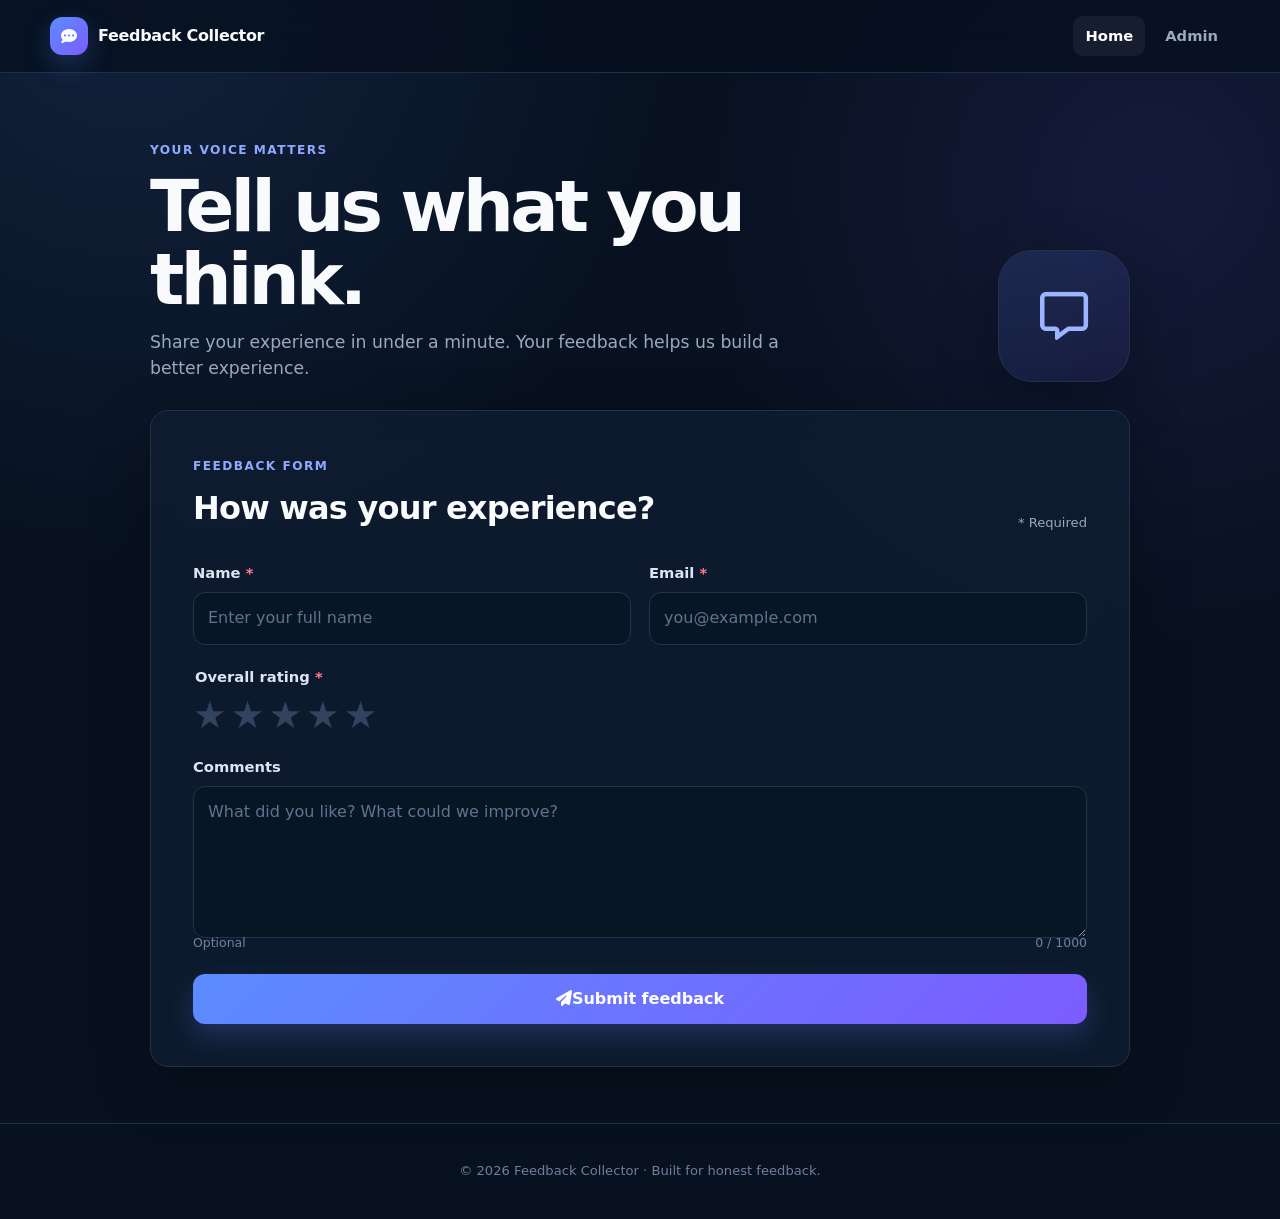
<file: frontend/index.html>
<!DOCTYPE html>
<html lang="en">
<head>
<meta charset="UTF-8"><meta name="viewport" content="width=device-width, initial-scale=1.0">
<meta name="description" content="Share your experience with our simple online feedback form.">
<title>Feedback Collector — Share Your Feedback</title>
<link rel="stylesheet" href="static/css/style.css">
<link rel="stylesheet" href="https://cdnjs.cloudflare.com/ajax/libs/font-awesome/6.5.0/css/all.min.css">
</head>
<body>
<header><div class="nav-shell"><a class="brand" href="index.html"><span class="brand-mark"><i class="fa-solid fa-comment-dots"></i></span>Feedback Collector</a><nav aria-label="Main navigation"><a class="active" href="index.html">Home</a><a href="login.html">Admin</a></nav></div></header>
<main class="page-shell">
<section class="hero"><div class="hero-copy"><span class="eyebrow">Your voice matters</span><h1>Tell us what you think.</h1><p>Share your experience in under a minute. Your feedback helps us build a better experience.</p></div><div class="hero-icon" aria-hidden="true"><i class="fa-regular fa-message"></i></div></section>
<section class="form-card" aria-labelledby="feedback-heading"><div class="section-heading"><div><span class="section-kicker">Feedback form</span><h2 id="feedback-heading">How was your experience?</h2></div><span class="required-note">* Required</span></div>
<form id="feedbackForm" novalidate>
<div class="field-grid"><div class="field"><label for="name">Name <span>*</span></label><input id="name" type="text" name="name" required maxlength="100" autocomplete="name" placeholder="Enter your full name"></div><div class="field"><label for="email">Email <span>*</span></label><input id="email" type="email" name="email" required maxlength="120" autocomplete="email" placeholder="you@example.com"></div></div>
<fieldset class="field rating-field"><legend>Overall rating <span>*</span></legend><div class="rating" role="radiogroup" aria-label="Overall rating from 1 to 5 stars"><input type="radio" name="rating" value="5" id="star5"><label for="star5" title="5 stars">★</label><input type="radio" name="rating" value="4" id="star4"><label for="star4" title="4 stars">★</label><input type="radio" name="rating" value="3" id="star3"><label for="star3" title="3 stars">★</label><input type="radio" name="rating" value="2" id="star2"><label for="star2" title="2 stars">★</label><input type="radio" name="rating" value="1" id="star1"><label for="star1" title="1 star">★</label></div></fieldset>
<div class="field"><label for="comments">Comments</label><textarea id="comments" name="comments" rows="5" maxlength="1000" placeholder="What did you like? What could we improve?"></textarea><div class="field-meta"><span>Optional</span><span id="charCount">0 / 1000</span></div></div>
<div id="formMessage" class="form-message" role="status" aria-live="polite"></div><button id="submitBtn" type="submit"><i class="fa-solid fa-paper-plane"></i><span>Submit feedback</span></button>
</form></section></main>
<footer><p>© 2026 Feedback Collector · Built for honest feedback.</p></footer>
<script>
const API_BASE=window.FEEDBACK_API_URL||'';const form=document.getElementById('feedbackForm');const message=document.getElementById('formMessage');const button=document.getElementById('submitBtn');const comments=document.getElementById('comments');const charCount=document.getElementById('charCount');comments.addEventListener('input',()=>{charCount.textContent=`${comments.value.length} / 1000`;});form.addEventListener('submit',async event=>{event.preventDefault();message.className='form-message';message.textContent='';if(!form.reportValidity())return;const data=Object.fromEntries(new FormData(form).entries());if(!data.rating){message.className='form-message error';message.textContent='Please choose a star rating.';return;}button.disabled=true;button.innerHTML='<i class="fa-solid fa-spinner fa-spin"></i><span>Submitting…</span>';try{const response=await fetch(`${API_BASE}/api/submit-feedback`,{method:'POST',headers:{'Content-Type':'application/json'},credentials:'include',body:JSON.stringify(data)});const payload=await response.json().catch(()=>({}));if(!response.ok)throw new Error(payload.error||'Submission failed.');message.className='form-message success';message.textContent='Thanks! Your feedback has been submitted successfully.';form.reset();charCount.textContent='0 / 1000';}catch(error){message.className='form-message error';message.textContent=error.message||'Network error. Please try again.';}finally{button.disabled=false;button.innerHTML='<i class="fa-solid fa-paper-plane"></i><span>Submit feedback</span>';}});
</script></body></html>
</file>
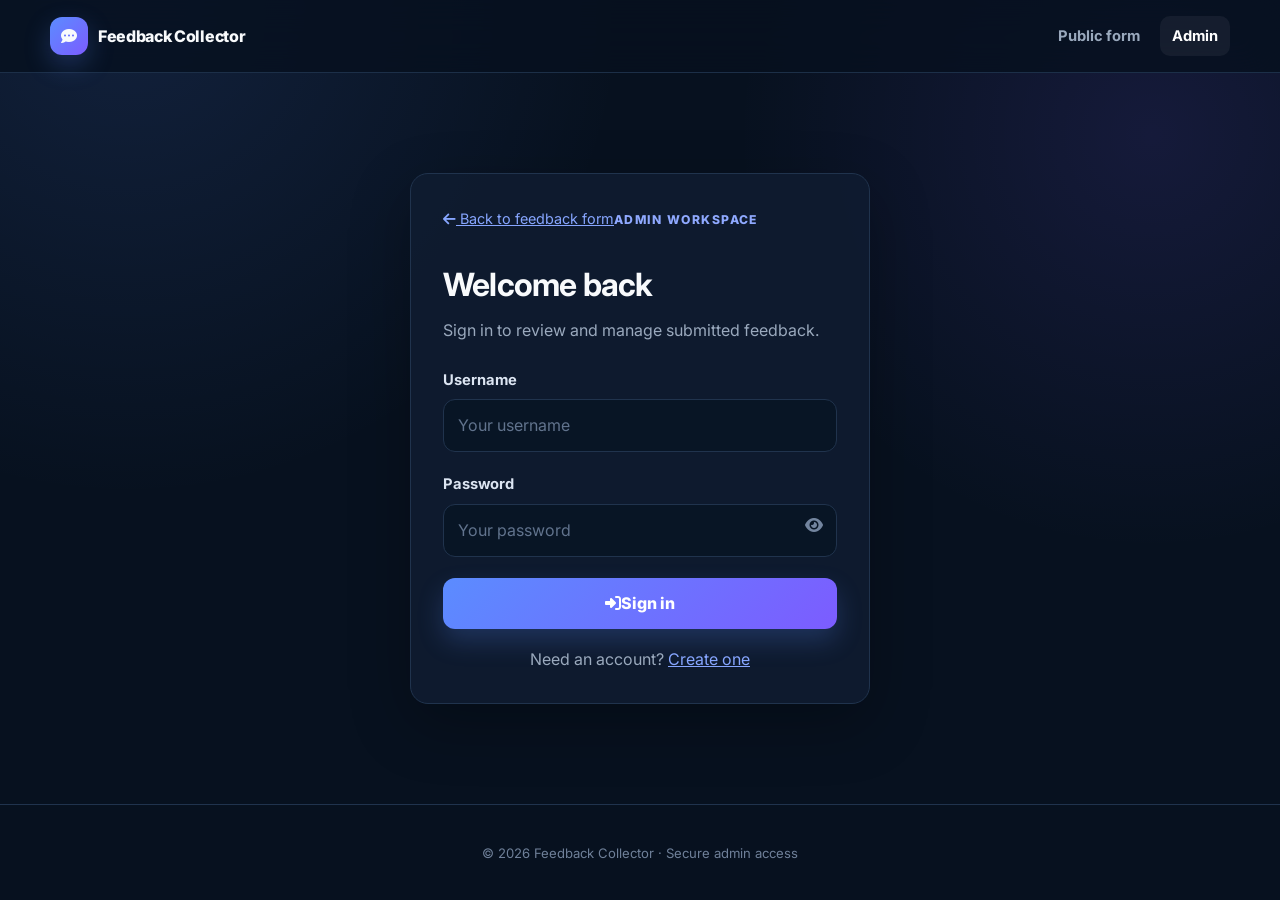
<file: frontend/login.html>
<!DOCTYPE html>
<html lang="en">
<head><meta charset="UTF-8"><meta name="viewport" content="width=device-width, initial-scale=1.0"><meta name="description" content="Secure admin login for Feedback Collector."><title>Feedback Collector — Admin Login</title><link href="https://fonts.googleapis.com/css2?family=Inter:wght@400;500;600;700;800&display=swap" rel="stylesheet"><link rel="stylesheet" href="static/css/style.css"><link rel="stylesheet" href="https://cdnjs.cloudflare.com/ajax/libs/font-awesome/6.5.0/css/all.min.css"></head>
<body><header><div class="nav-shell"><a class="brand" href="index.html"><span class="brand-mark"><i class="fa-solid fa-comment-dots"></i></span>Feedback Collector</a><nav><a href="index.html">Public form</a><a class="active" href="login.html">Admin</a></nav></div></header>
<main class="auth-shell"><section class="auth-card"><a class="back-link" href="index.html"><i class="fa-solid fa-arrow-left"></i> Back to feedback form</a><span class="section-kicker">Admin workspace</span><h2 style="margin:6px 0 8px;">Welcome back</h2><p class="muted" style="margin:0 0 26px;">Sign in to review and manage submitted feedback.</p><form id="loginForm"><div class="field"><label for="username">Username</label><input id="username" type="text" name="username" required maxlength="80" autocomplete="username" placeholder="Your username"></div><div class="field"><label for="password">Password</label><div class="password-box"><input id="password" type="password" name="password" required autocomplete="current-password" placeholder="Your password"><i class="fa-solid fa-eye toggle-password" id="togglePassword" aria-label="Show password" role="button" tabindex="0"></i></div></div><div id="errorMessage" class="form-message error" role="alert"></div><button type="submit" id="loginBtn"><i class="fa-solid fa-right-to-bracket"></i><span>Sign in</span></button><p style="text-align:center;margin:18px 0 0;color:var(--muted);">Need an account? <a href="signup.html">Create one</a></p></form></section></main><footer><p>© 2026 Feedback Collector · Secure admin access</p></footer>
<script>const form=document.getElementById('loginForm'),pwd=document.getElementById('password'),toggle=document.getElementById('togglePassword'),error=document.getElementById('errorMessage'),btn=document.getElementById('loginBtn');function togglePassword(){const show=pwd.type==='password';pwd.type=show?'text':'password';toggle.className=show?'fa-solid fa-eye-slash toggle-password':'fa-solid fa-eye toggle-password';}toggle.addEventListener('click',togglePassword);toggle.addEventListener('keydown',e=>{if(e.key==='Enter'||e.key===' '){e.preventDefault();togglePassword();}});form.addEventListener('submit',async e=>{e.preventDefault();error.textContent='';if(!form.reportValidity())return;btn.disabled=true;btn.innerHTML='<i class="fa-solid fa-spinner fa-spin"></i><span>Signing in…</span>';try{const response=await fetch('/api/login',{method:'POST',headers:{'Content-Type':'application/json'},credentials:'include',body:JSON.stringify(Object.fromEntries(new FormData(form).entries()))});const data=await response.json().catch(()=>({}));if(!response.ok)throw new Error(data.error||'Login failed.');window.location.href='admin.html';}catch(err){error.textContent=err.message||'Unable to sign in.';}finally{btn.disabled=false;btn.innerHTML='<i class="fa-solid fa-right-to-bracket"></i><span>Sign in</span>';}});</script></body></html>
</file>
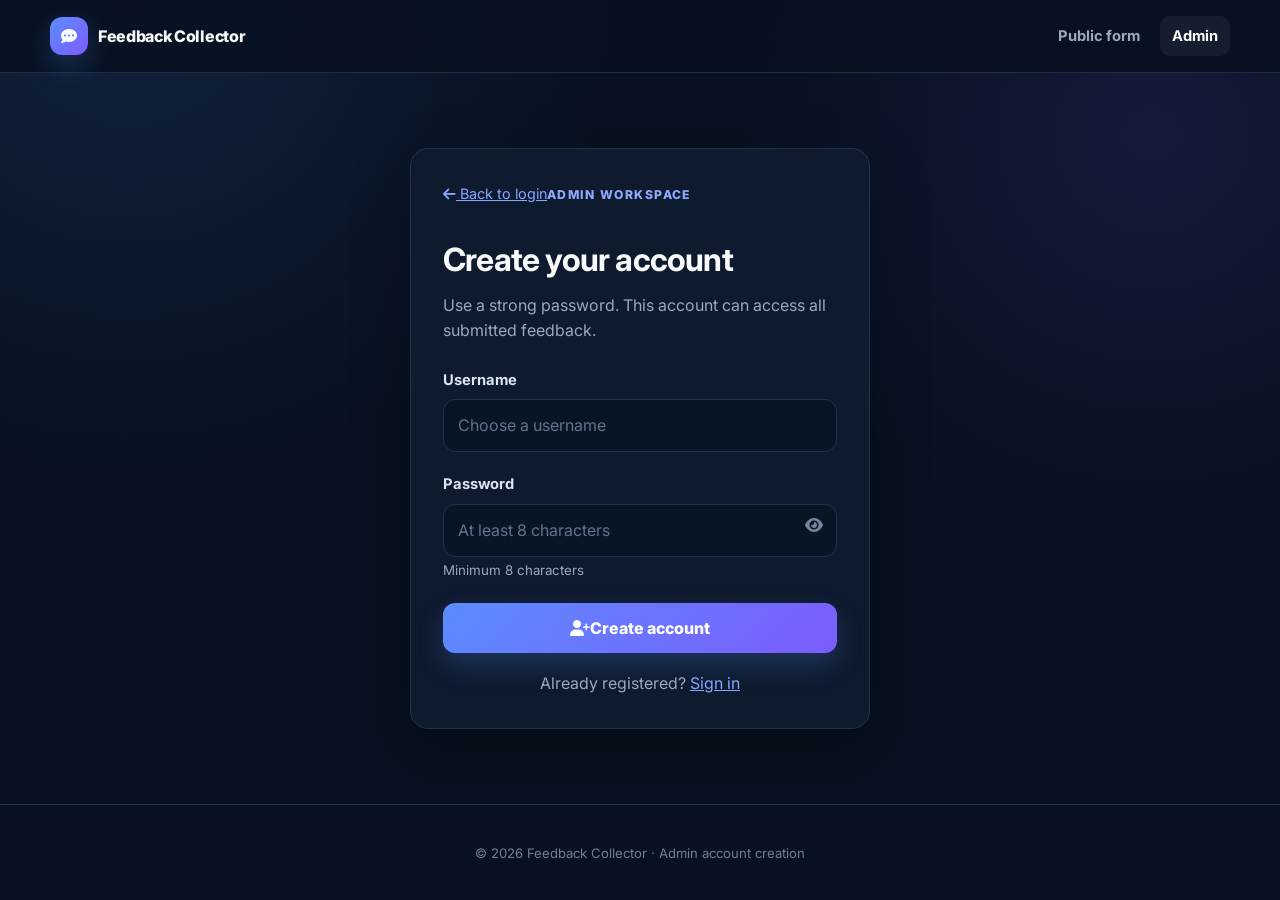
<file: frontend/signup.html>
<!DOCTYPE html>
<html lang="en">
<head><meta charset="UTF-8"><meta name="viewport" content="width=device-width, initial-scale=1.0"><meta name="description" content="Create an admin account for Feedback Collector."><title>Feedback Collector — Create Admin Account</title><link href="https://fonts.googleapis.com/css2?family=Inter:wght@400;500;600;700;800&display=swap" rel="stylesheet"><link rel="stylesheet" href="static/css/style.css"><link rel="stylesheet" href="https://cdnjs.cloudflare.com/ajax/libs/font-awesome/6.5.0/css/all.min.css"></head>
<body><header><div class="nav-shell"><a class="brand" href="index.html"><span class="brand-mark"><i class="fa-solid fa-comment-dots"></i></span>Feedback Collector</a><nav><a href="index.html">Public form</a><a class="active" href="login.html">Admin</a></nav></div></header>
<main class="auth-shell"><section class="auth-card"><a class="back-link" href="login.html"><i class="fa-solid fa-arrow-left"></i> Back to login</a><span class="section-kicker">Admin workspace</span><h2 style="margin:6px 0 8px;">Create your account</h2><p class="muted" style="margin:0 0 26px;">Use a strong password. This account can access all submitted feedback.</p><form id="signupForm"><div class="field"><label for="username">Username</label><input id="username" type="text" name="username" required minlength="3" maxlength="80" autocomplete="username" placeholder="Choose a username"></div><div class="field"><label for="password">Password</label><div class="password-box"><input id="password" type="password" name="password" required minlength="8" autocomplete="new-password" placeholder="At least 8 characters"><i class="fa-solid fa-eye toggle-password" id="togglePassword" aria-label="Show password" role="button" tabindex="0"></i></div><small class="muted">Minimum 8 characters</small></div><div id="formMessage" class="form-message" role="alert"></div><button type="submit" id="signupBtn"><i class="fa-solid fa-user-plus"></i><span>Create account</span></button><p style="text-align:center;margin:18px 0 0;color:var(--muted);">Already registered? <a href="login.html">Sign in</a></p></form></section></main><footer><p>© 2026 Feedback Collector · Admin account creation</p></footer>
<script>const form=document.getElementById('signupForm'),pwd=document.getElementById('password'),toggle=document.getElementById('togglePassword'),msg=document.getElementById('formMessage'),btn=document.getElementById('signupBtn');function togglePassword(){const show=pwd.type==='password';pwd.type=show?'text':'password';toggle.className=show?'fa-solid fa-eye-slash toggle-password':'fa-solid fa-eye toggle-password';}toggle.addEventListener('click',togglePassword);toggle.addEventListener('keydown',e=>{if(e.key==='Enter'||e.key===' '){e.preventDefault();togglePassword();}});form.addEventListener('submit',async e=>{e.preventDefault();msg.textContent='';msg.className='form-message';if(!form.reportValidity())return;btn.disabled=true;btn.innerHTML='<i class="fa-solid fa-spinner fa-spin"></i><span>Creating…</span>';try{const response=await fetch('/api/signup',{method:'POST',headers:{'Content-Type':'application/json'},body:JSON.stringify(Object.fromEntries(new FormData(form).entries()))});const data=await response.json().catch(()=>({}));if(!response.ok)throw new Error(data.error||'Signup failed.');msg.className='form-message success';msg.textContent='Account created. Redirecting to login…';form.reset();setTimeout(()=>window.location.href='login.html',900);}catch(err){msg.className='form-message error';msg.textContent=err.message||'Unable to create account.';}finally{btn.disabled=false;btn.innerHTML='<i class="fa-solid fa-user-plus"></i><span>Create account</span>';}});</script></body></html>
</file>
<file: frontend/static/css/style.css>
:root {
  --bg: #07111f;
  --surface: rgba(15, 28, 48, 0.88);
  --surface-2: #0c1a2d;
  --text: #f8fafc;
  --muted: #9aa9bd;
  --border: #20334d;
  --primary: #5b8cff;
  --primary-2: #7c5cff;
  --success: #21c77a;
  --danger: #ff5d6c;
  --warning: #ffc857;
  --radius: 18px;
  --shadow: 0 20px 60px rgba(0,0,0,.28);
}

* { box-sizing: border-box; }
html { scroll-behavior: smooth; }
body {
  margin: 0;
  min-height: 100vh;
  color: var(--text);
  background:
    radial-gradient(circle at 10% 0%, rgba(91,140,255,.13), transparent 34%),
    radial-gradient(circle at 90% 15%, rgba(124,92,255,.12), transparent 30%),
    var(--bg);
  font-family: Inter, ui-sans-serif, system-ui, -apple-system, BlinkMacSystemFont, "Segoe UI", sans-serif;
  line-height: 1.55;
  display: flex;
  flex-direction: column;
}

header {
  position: sticky;
  top: 0;
  z-index: 20;
  border-bottom: 1px solid rgba(32,51,77,.9);
  background: rgba(7,17,31,.82);
  backdrop-filter: blur(18px);
}
.nav-shell {
  width: min(1180px, 100% - 32px);
  margin: 0 auto;
  min-height: 72px;
  display: flex;
  align-items: center;
  justify-content: space-between;
  gap: 20px;
}
.brand {
  display: inline-flex;
  align-items: center;
  gap: 10px;
  color: var(--text);
  font-weight: 800;
  letter-spacing: -.02em;
  text-decoration: none;
}
.brand:hover { text-decoration: none; color: #fff; }
.brand-mark {
  width: 38px;
  height: 38px;
  display: grid;
  place-items: center;
  border-radius: 12px;
  background: linear-gradient(135deg, var(--primary), var(--primary-2));
  box-shadow: 0 10px 26px rgba(91,140,255,.25);
}
nav { display: flex; align-items: center; gap: 8px; }
nav a {
  padding: 9px 12px;
  border-radius: 10px;
  color: var(--muted);
  font-size: .92rem;
  font-weight: 700;
  text-decoration: none;
}
nav a:hover, nav a.active { color: #fff; background: rgba(255,255,255,.055); }

.page-shell {
  width: min(980px, 100% - 32px);
  margin: 0 auto;
  padding: 64px 0 56px;
  flex: 1;
}
.hero {
  display: grid;
  grid-template-columns: 1fr 150px;
  gap: 28px;
  align-items: end;
  margin-bottom: 28px;
}
.eyebrow, .section-kicker {
  display: inline-block;
  color: #8fa9ff;
  font-size: .76rem;
  font-weight: 800;
  letter-spacing: .12em;
  text-transform: uppercase;
}
.hero h1 {
  margin: 8px 0 12px;
  max-width: 680px;
  font-size: clamp(2.6rem, 6vw, 4.5rem);
  line-height: 1.02;
  letter-spacing: -.055em;
}
.hero p { max-width: 650px; margin: 0; color: var(--muted); font-size: 1.08rem; }
.hero-icon {
  width: 132px;
  height: 132px;
  display: grid;
  place-items: center;
  justify-self: end;
  border: 1px solid var(--border);
  border-radius: 34px;
  background: linear-gradient(145deg, rgba(91,140,255,.15), rgba(124,92,255,.08));
  color: #9db5ff;
  font-size: 3rem;
  box-shadow: var(--shadow);
}

.form-card, .table-card, .chart-card {
  background: var(--surface);
  border: 1px solid var(--border);
  border-radius: var(--radius);
  box-shadow: var(--shadow);
  backdrop-filter: blur(18px);
}
.form-card { padding: clamp(24px, 5vw, 42px); }
.section-heading {
  display: flex;
  align-items: end;
  justify-content: space-between;
  gap: 20px;
  margin-bottom: 28px;
}
h2, h3 { margin: 0; letter-spacing: -.025em; }
h2 { margin-top: 6px; font-size: clamp(1.5rem, 3vw, 2rem); }
.required-note { color: var(--muted); font-size: .82rem; }

form { margin: 0; }
.field-grid { display: grid; grid-template-columns: repeat(2, minmax(0,1fr)); gap: 18px; }
.field { margin-bottom: 21px; }
label, legend { display: block; margin-bottom: 8px; color: #dce5f2; font-size: .92rem; font-weight: 700; }
label span, legend span { color: #ff7e8a; }
input, textarea, select {
  width: 100%;
  border: 1px solid var(--border);
  border-radius: 12px;
  background: #081525;
  color: var(--text);
  font: inherit;
  padding: 13px 14px;
  transition: border-color .2s, box-shadow .2s, transform .2s;
}
textarea { resize: vertical; min-height: 132px; }
input::placeholder, textarea::placeholder { color: #61738d; }
input:focus, textarea:focus, select:focus {
  outline: none;
  border-color: rgba(91,140,255,.95);
  box-shadow: 0 0 0 4px rgba(91,140,255,.12);
}
.field-meta { display: flex; justify-content: space-between; color: #71829a; font-size: .78rem; margin-top: -13px; }

fieldset { border: 0; padding: 0; margin: 0 0 21px; }
.rating { display: flex; flex-direction: row-reverse; justify-content: flex-end; gap: 4px; }
.rating input { position: absolute; opacity: 0; pointer-events: none; width: 1px; height: 1px; }
.rating label {
  margin: 0;
  color: #31435e;
  cursor: pointer;
  font-size: 2.35rem;
  line-height: 1;
  transition: color .15s, transform .15s;
}
.rating label:hover, .rating label:hover ~ label, .rating input:checked ~ label { color: var(--warning); }
.rating label:hover { transform: translateY(-2px); }

button {
  width: 100%;
  border: 0;
  border-radius: 12px;
  padding: 13px 18px;
  color: #fff;
  background: linear-gradient(135deg, var(--primary), var(--primary-2));
  font: inherit;
  font-weight: 800;
  cursor: pointer;
  box-shadow: 0 12px 26px rgba(91,140,255,.22);
  transition: transform .2s, filter .2s, opacity .2s;
}
button:hover { transform: translateY(-1px); filter: brightness(1.08); }
button:disabled { opacity: .6; cursor: wait; transform: none; }
.form-message { min-height: 0; margin-bottom: 14px; font-size: .92rem; }
.form-message.success, .success-text { color: var(--success); }
.form-message.error, .error-text { color: #ff8a94; }
a { color: #87a6ff; }

/* Dashboard */
.container { width: min(1180px, 100% - 32px); margin: 0 auto; padding: 48px 0; flex: 1; }
.dashboard-header { display:flex; justify-content:space-between; align-items:end; gap: 24px; margin-bottom: 24px; }
.dashboard-header p { margin: 8px 0 0; color: var(--muted); }
.toolbar { display:flex; flex-wrap:wrap; gap: 10px; align-items:center; margin-bottom: 20px; }
.toolbar .search { max-width: 330px; flex: 1; }
.toolbar .button-secondary, .button-secondary {
  width:auto; background: #12243a; box-shadow:none; border:1px solid var(--border); color:#d8e4f4;
}
.toolbar .button-secondary:hover { filter: brightness(1.13); }
.stats { display:grid; grid-template-columns: repeat(4,minmax(0,1fr)); gap:14px; margin: 24px 0; }
.card { padding: 20px; border:1px solid var(--border); background: linear-gradient(160deg, rgba(20,39,66,.9), rgba(9,23,40,.92)); border-radius: 16px; }
.card h3 { color: var(--muted); font-size:.82rem; text-transform:uppercase; letter-spacing:.08em; }
.card p { margin: 8px 0 0; font-size:2rem; font-weight:800; }
.table-card { overflow:hidden; }
.table-scroll { overflow:auto; }
table { width:100%; border-collapse:collapse; min-width:820px; }
th, td { padding: 14px 16px; text-align:left; border-bottom:1px solid var(--border); vertical-align:top; }
th { color:var(--muted); background:#0b192a; font-size:.78rem; text-transform:uppercase; letter-spacing:.07em; }
td { font-size:.9rem; }
tbody tr:hover td { background:rgba(255,255,255,.02); }
.rating-stars { color: var(--warning); letter-spacing: 1px; white-space:nowrap; }
.muted { color:var(--muted); }
.delete-btn { width:auto; padding:8px 11px; font-size:.82rem; background:rgba(255,93,108,.12); color:#ff939c; border:1px solid rgba(255,93,108,.25); box-shadow:none; }
.delete-btn:hover { filter:none; background:rgba(255,93,108,.2); }
.chart-card { padding:20px; margin-top:20px; }
.chart-head { display:flex; justify-content:space-between; align-items:center; gap:16px; margin-bottom:14px; }
.chart-head select { width:auto; min-width:170px; margin:0; }
.empty-state { text-align:center; padding:42px 20px; color:var(--muted); }

.password-box { position:relative; }
.password-box input { padding-right:44px; }
.toggle-password { position:absolute; right:14px; top:13px; color:#73859f; cursor:pointer; }
.auth-shell { width:min(460px,100% - 32px); margin:auto; padding:56px 0; flex:1; display:flex; align-items:center; }
.auth-card { width:100%; padding:32px; background:var(--surface); border:1px solid var(--border); border-radius:var(--radius); box-shadow:var(--shadow); }
.auth-card .back-link { display:inline-block; margin-bottom:24px; font-size:.9rem; }

footer { border-top:1px solid var(--border); color:#6f8099; text-align:center; padding:24px 16px; font-size:.82rem; }

@media (max-width: 800px) {
  .hero { grid-template-columns: 1fr; }
  .hero-icon { display:none; }
  .field-grid, .stats { grid-template-columns: 1fr; }
  .dashboard-header { align-items:start; flex-direction:column; }
  .toolbar { align-items:stretch; }
  .toolbar .search { max-width:none; }
}
@media (max-width: 560px) {
  .nav-shell { min-height:64px; }
  .brand { font-size:.92rem; }
  nav a { padding:8px; font-size:.82rem; }
  .page-shell, .container { width:min(100% - 20px, 980px); padding-top:36px; }
  .form-card, .auth-card { padding:22px; }
  .section-heading { align-items:start; flex-direction:column; }
}
</file>
